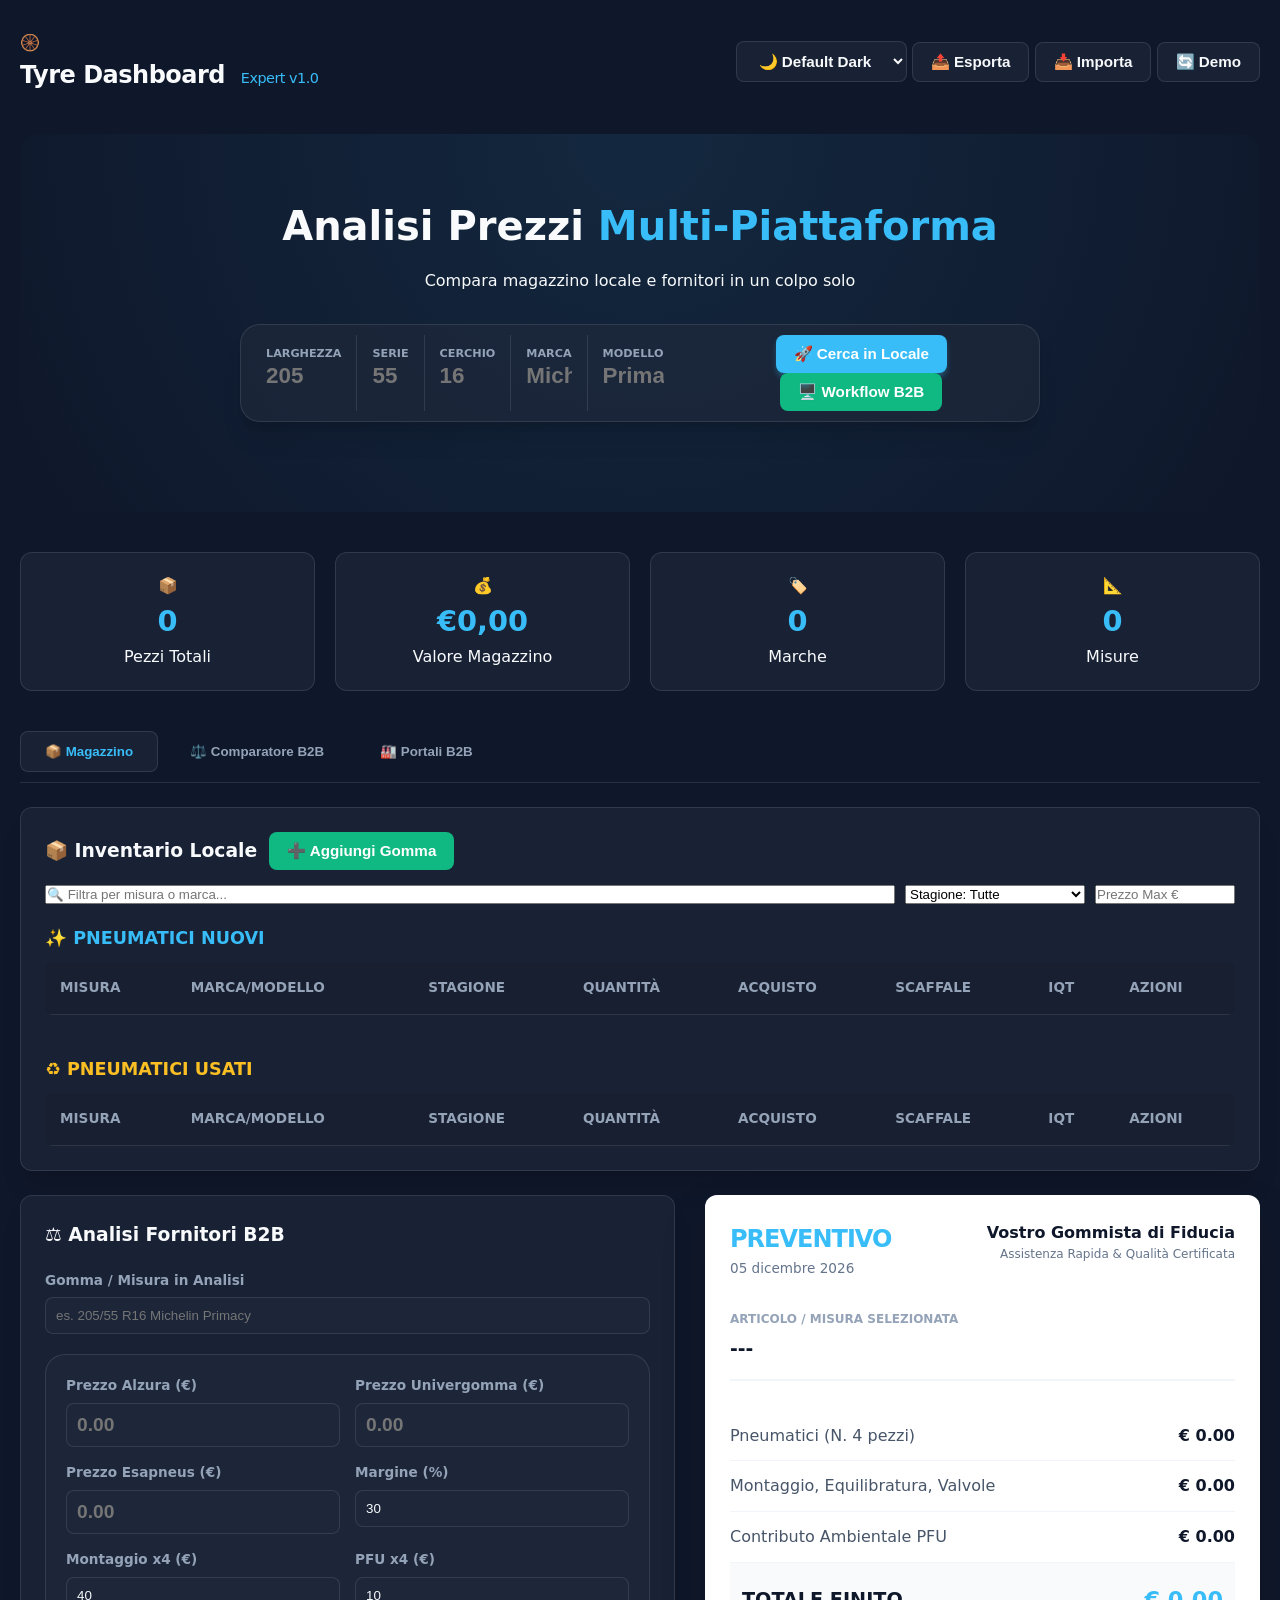
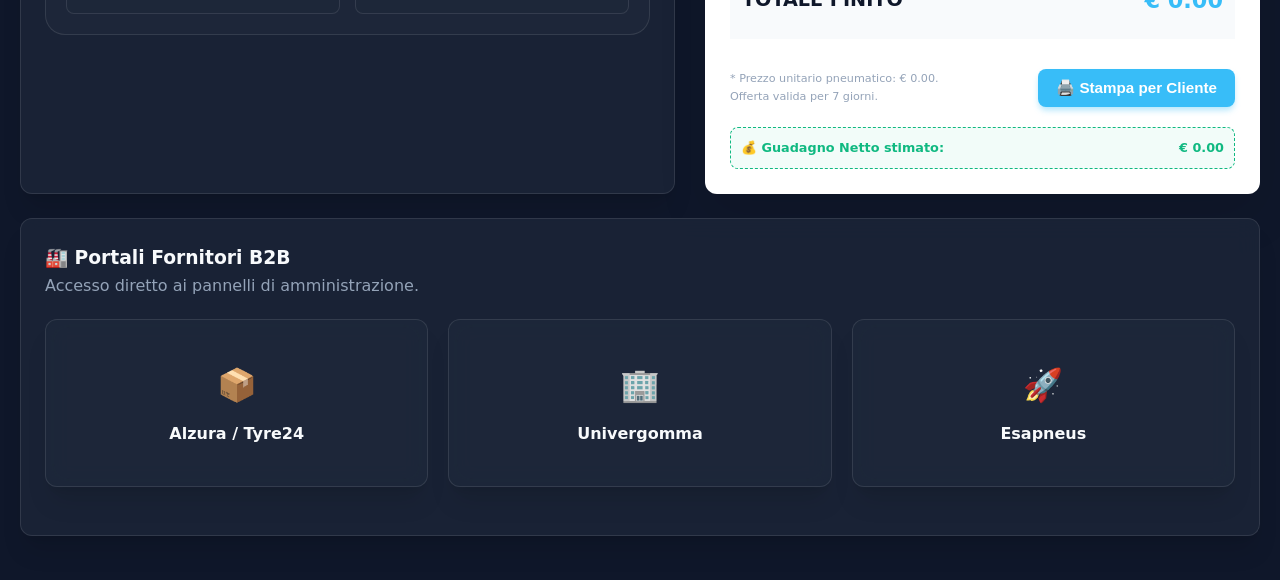
<file: index.html>
<!DOCTYPE html>
<html lang="it">
<head>
  <meta charset="UTF-8">
  <meta name="viewport" content="width=device-width, initial-scale=1.0">
  <meta name="description" content="Tyre Dashboard — Sistema gestionale professionale per gommisti. Ricerca B2B, magazzino e preventivatore.">
  <title>Tyre Dashboard — Gestionale Expert</title>
  <link rel="preconnect" href="https://fonts.googleapis.com">
  <link rel="preconnect" href="https://fonts.gstatic.com" crossorigin>
  <link rel="stylesheet" href="style.css">
  <link rel="icon" href="data:image/svg+xml,<svg xmlns='http://www.w3.org/2000/svg' viewBox='0 0 100 100'><text y='.9em' font-size='90'>🛞</text></svg>">
</head>
<body>
  <div class="app-container">

    <!-- ===== HEADER ===== -->
    <header class="header">
      <div class="header-left">
        <div class="logo-icon">🛞</div>
        <h1>Tyre Dashboard <span>Expert v1.0</span></h1>
      </div>
      <div class="header-actions">
        <select id="theme-selector" class="btn btn-secondary btn-sm" title="Seleziona tema interfaccia">
          <option value="default">🌙 Default Dark</option>
          <option value="light">☀️ Light Mode</option>
          <option value="ocean">🌊 Deep Ocean</option>
          <option value="forest">🌲 Dark Forest</option>
          <option value="cyberpunk">🤖 Cyberpunk</option>
        </select>
        <button class="btn btn-secondary btn-sm" id="btn-export" title="Backup magazzino (JSON)">📤 Esporta</button>
        <button class="btn btn-secondary btn-sm" id="btn-import" title="Carica magazzino da file">📥 Importa</button>
        <button class="btn btn-secondary btn-sm" id="btn-reset-demo" title="Ripristina dati di prova">🔄 Demo</button>
        <input type="file" id="import-file" accept=".json" style="display:none">
      </div>
    </header>

    <!-- ===== RICERCA HERO ===== -->
    <section class="search-hero">
      <h2>Analisi Prezzi <span class="highlight">Multi-Piattaforma</span></h2>
      <p>Compara magazzino locale e fornitori in un colpo solo</p>

      <div class="search-bar-wrapper">
        <div class="search-input-group">
          <div class="search-field">
            <span class="field-label">Larghezza</span>
            <input type="text" id="search-larghezza" placeholder="205" maxlength="3" inputmode="numeric" title="Larghezza battistrada">
          </div>
          <div class="search-field">
            <span class="field-label">Serie</span>
            <input type="text" id="search-serie" placeholder="55" maxlength="2" inputmode="numeric" title="Altezza spalla">
          </div>
          <div class="search-field">
            <span class="field-label">Cerchio</span>
            <input type="text" id="search-cerchio" placeholder="16" maxlength="2" inputmode="numeric" title="Diametro cerchio">
          </div>
          <div class="search-field">
            <span class="field-label">Marca</span>
            <input type="text" id="search-marca" placeholder="Michelin" title="Marca pneumatico">
          </div>
          <div class="search-field">
            <span class="field-label">Modello</span>
            <input type="text" id="search-modello" placeholder="Primacy" title="Modello specifico">
          </div>
        </div>
        <div class="search-actions">
          <button class="btn btn-primary" id="btn-cerca-tutti" title="Verifica disponibilità interna">
            🚀 Cerca in Locale
          </button>
          <button class="btn btn-success" id="btn-workspace" title="Workflow B2B: Apre Alzura, Univergomma ed Esapneus">
            🖥️ Workflow B2B
          </button>
        </div>
      </div>

      <div id="stock-result"></div>
      <div class="site-buttons" id="site-buttons"></div>
    </section>

    <!-- ===== STATS ===== -->
    <div class="stats-grid">
      <div class="stat-card">
        <div class="stat-icon">📦</div>
        <div class="stat-value" id="stat-pezzi">0</div>
        <div class="stat-label">Pezzi Totali</div>
      </div>
      <div class="stat-card">
        <div class="stat-icon">💰</div>
        <div class="stat-value" id="stat-valore">€0</div>
        <div class="stat-label">Valore Magazzino</div>
      </div>
      <div class="stat-card">
        <div class="stat-icon">🏷️</div>
        <div class="stat-value" id="stat-marche">0</div>
        <div class="stat-label">Marche</div>
      </div>
      <div class="stat-card">
        <div class="stat-icon">📐</div>
        <div class="stat-value" id="stat-misure">0</div>
        <div class="stat-label">Misure</div>
      </div>
    </div>

    <!-- ===== TABS ===== -->
    <div class="tabs">
      <button class="tab active" data-tab="magazzino">📦 Magazzino</button>
      <button class="tab" data-tab="comparatore">⚖️ Comparatore B2B</button>
      <button class="tab" data-tab="fornitori">🏭 Portali B2B</button>
    </div>

    <!-- ===== TAB: MAGAZZINO ===== -->
    <div class="tab-content active" id="tab-magazzino">
      <div class="glass-card">
        <div class="table-header filters-container">
          <div style="display:flex; align-items:center; gap:12px;">
             <h3 style="margin:0;">📦 Inventario Locale</h3>
             <button class="btn btn-success btn-sm" id="btn-aggiungi">➕ Aggiungi Gomma</button>
          </div>
          <div class="filters-bar" style="margin-top:15px; display:flex; flex-wrap:wrap; gap:10px;">
            <input type="text" id="filter-misura" class="form-group" style="flex:1; min-width:200px;" placeholder="🔍 Filtra per misura o marca..." oninput="applyFilters()" title="Testo ricerca">
            
            <select id="filter-stagione" class="form-group" style="width:180px;" onchange="applyFilters()" title="Filtra per stagione">
              <option value="">Stagione: Tutte</option>
              <option value="Estiva">Estive ☀️</option>
              <option value="Invernale">Invernali ❄️</option>
              <option value="4 Stagioni">4 Stagioni 🌤️</option>
            </select>
            
            <input type="number" id="filter-prezzo-max" class="form-group" style="width:140px;" placeholder="Prezzo Max €" oninput="applyFilters()" title="Prezzo limite">
          </div>
        </div>

        <div class="section-title-new">✨ PNEUMATICI NUOVI</div>
        <div class="table-wrapper">
          <table class="dashboard-table">
            <thead>
              <tr>
                <th>Misura</th>
                <th>Marca/Modello</th>
                <th>Stagione</th>
                <th>Quantità</th>
                <th>Acquisto</th>
                <th>Scaffale</th>
                <th>IQT</th>
                <th>Azioni</th>
              </tr>
            </thead>
            <tbody id="magazzino-nuove-body"></tbody>
          </table>
        </div>

        <div class="section-title-used">♻️ PNEUMATICI USATI</div>
        <div class="table-wrapper">
          <table class="dashboard-table">
            <thead>
              <tr>
                <th>Misura</th>
                <th>Marca/Modello</th>
                <th>Stagione</th>
                <th>Quantità</th>
                <th>Acquisto</th>
                <th>Scaffale</th>
                <th>IQT</th>
                <th>Azioni</th>
              </tr>
            </thead>
            <tbody id="magazzino-usate-body"></tbody>
          </table>
        </div>
      </div>
    </div>

    <!-- ===== TAB: COMPARATORE B2B ===== -->
    <div class="tab-content" id="tab-comparatore">
      <div class="comparatore-grid">
        <div class="glass-card">
          <h3 style="margin-bottom:20px;">⚖️ Analisi Fornitori B2B</h3>
          <div class="form-group">
             <label>Gomma / Misura in Analisi</label>
             <input type="text" id="comp-gomma" placeholder="es. 205/55 R16 Michelin Primacy" oninput="document.getElementById('print-gomma').textContent = this.value" title="Dettaglio pneumatico">
          </div>
          
          <div class="comp-box" style="margin-top:20px;">
             <div class="form-grid" style="display:grid; grid-template-columns:1fr 1fr; gap:15px;">
               <div class="form-group">
                 <label>Prezzo Alzura (€)</label>
                 <input type="number" id="comp-alzura" class="price-input" placeholder="0.00" step="0.01" oninput="calcolaPreventivo()" title="Costo Alzura">
               </div>
               <div class="form-group">
                 <label>Prezzo Univergomma (€)</label>
                 <input type="number" id="comp-univer" class="price-input" placeholder="0.00" step="0.01" oninput="calcolaPreventivo()" title="Costo Univergomma">
               </div>
               <div class="form-group">
                 <label>Prezzo Esapneus (€)</label>
                 <input type="number" id="comp-esa" class="price-input" placeholder="0.00" step="0.01" oninput="calcolaPreventivo()" title="Costo Esapneus">
               </div>
               <div class="form-group">
                 <label>Margine (%)</label>
                 <input type="number" id="comp-margine" value="30" oninput="calcolaPreventivo()" title="Ricarico desiderato">
               </div>
               <div class="form-group">
                 <label>Montaggio x4 (€)</label>
                 <input type="number" id="comp-montaggio" value="40" oninput="calcolaPreventivo()" title="Prezzo montaggio treno">
               </div>
               <div class="form-group">
                 <label>PFU x4 (€)</label>
                 <input type="number" id="comp-pfu" value="10" oninput="calcolaPreventivo()" title="Smaltimento treno">
               </div>
             </div>
          </div>
          
          <div id="b2b-winner" class="winner-badge" style="display:none; margin-top:20px; padding:15px; border-radius:10px; text-align:center;"></div>
        </div>

        <!-- Preventivo -->
        <div class="glass-card quote-card" id="printable-quote">
           <div class="quote-header">
              <div>
                 <h2 class="quote-title">PREVENTIVO</h2>
                 <p id="print-date" class="quote-date"></p>
              </div>
              <div class="quote-vendor">
                 <h4>Vostro Gommista di Fiducia</h4>
                 <p>Assistenza Rapida & Qualità Certificata</p>
              </div>
           </div>

           <div class="quote-item-details">
              <p class="quote-label">Articolo / Misura Selezionata</p>
              <h3 id="print-gomma">---</h3>
           </div>

           <table class="quote-table">
              <tr class="quote-row">
                 <td class="quote-cell">Pneumatici (N. 4 pezzi)</td>
                 <td class="quote-cell-price" id="print-tot-gomme">€ 0.00</td>
              </tr>
              <tr class="quote-row">
                 <td class="quote-cell">Montaggio, Equilibratura, Valvole</td>
                 <td class="quote-cell-price" id="print-tot-montaggio">€ 0.00</td>
              </tr>
              <tr class="quote-row">
                 <td class="quote-cell">Contributo Ambientale PFU</td>
                 <td class="quote-cell-price" id="print-tot-pfu">€ 0.00</td>
              </tr>
              <tr class="quote-total-row">
                 <td class="quote-total-label">TOTALE FINITO</td>
                 <td class="quote-total-price" id="print-gran-totale">€ 0.00</td>
              </tr>
           </table>

           <div class="quote-footer">
              <p class="quote-notes">
                 * Prezzo unitario pneumatico: <span id="print-unitario">€ 0.00</span>. Offerta valida per 7 giorni.
              </p>
              <button class="btn btn-primary no-print" onclick="stampaPreventivo()" title="Genera stampa del preventivo">🖨️ Stampa per Cliente</button>
           </div>
           
           <div class="no-print margin-info-box">
              <span class="margin-label">💰 Guadagno Netto stimato:</span>
              <span class="margin-value" id="print-margine-netto">€ 0.00</span>
           </div>
        </div>
      </div>
    </div>

    <!-- ===== TAB: FORNITORI B2B ===== -->
    <div class="tab-content" id="tab-fornitori">
      <div class="glass-card">
        <h3>🏭 Portali Fornitori B2B</h3>
        <p style="margin-bottom:20px; color:var(--text-secondary);">Accesso diretto ai pannelli di amministrazione.</p>
        <div class="site-grid" style="display:grid; grid-template-columns:repeat(auto-fit, minmax(250px, 1fr)); gap:20px;">
           <a href="https://tyre24.alzura.com/" target="_blank" rel="noopener" class="glass-card" style="text-decoration:none; text-align:center; padding:40px 20px;">
              <div style="font-size:2rem; margin-bottom:10px;">📦</div>
              <h4 style="color:var(--text-primary);">Alzura / Tyre24</h4>
           </a>
           <a href="https://www.univergomma.it/" target="_blank" rel="noopener" class="glass-card" style="text-decoration:none; text-align:center; padding:40px 20px;">
              <div style="font-size:2rem; margin-bottom:10px;">🏢</div>
              <h4 style="color:var(--text-primary);">Univergomma</h4>
           </a>
           <a href="https://b2b.esapneus.it/" target="_blank" rel="noopener" class="glass-card" style="text-decoration:none; text-align:center; padding:40px 20px;">
              <div style="font-size:2rem; margin-bottom:10px;">🚀</div>
              <h4 style="color:var(--text-primary);">Esapneus</h4>
           </a>
        </div>
      </div>
    </div>

    </div>

  </div>

  </div>

  <!-- MODAL -->
  <div class="modal-overlay" id="modal-overlay">
    <div class="modal">
      <h3 id="modal-title">📦 Gestione Gomma</h3>
      <form id="form-gomma">
        <div class="form-grid" style="display:grid; grid-template-columns:1fr 1fr; gap:15px; margin-top:20px;">
          <div class="form-group"><label>Misura *</label><input type="text" name="misura" required placeholder="205/55 R16" title="Misura gomma"></div>
          <div class="form-group"><label>Marca *</label><input type="text" name="marca" required placeholder="Michelin" title="Marca"></div>
          <div class="form-group"><label>Modello</label><input type="text" name="modello" placeholder="Primacy" title="Modello"></div>
          <div class="form-group"><label>Quantità</label><input type="number" name="quantita" value="4" title="Quantità in stock"></div>
          <div class="form-group"><label>Prezzo Acquisto (€)</label><input type="number" name="prezzo" step="0.01" title="Prezzo di acquisto"></div>
          <div class="form-group"><label>Scaffale</label><input type="text" name="scaffale" title="Posizione logistica"></div>
          <div class="form-group">
            <label>Condizione</label>
            <select name="condizione" title="Nuova o Usata">
              <option value="Nuova">Nuova ✨</option>
              <option value="Usata">Usata ♻️</option>
            </select>
          </div>
          <div class="form-group">
            <label>Stagione</label>
            <select name="stagione" title="Tipologia stagionale">
              <option value="Estiva">Estiva ☀️</option>
              <option value="Invernale">Invernale ❄️</option>
              <option value="4 Stagioni">4 Stagioni 🌤️</option>
            </select>
          </div>
          <input type="hidden" name="bagnato" value="B">
          <input type="hidden" name="consumo" value="B">
          <input type="hidden" name="rumore" value="70">
        </div>
        <div class="form-actions" style="margin-top:25px; display:flex; justify-content:flex-end; gap:10px;">
          <button type="button" class="btn btn-secondary" id="btn-modal-cancel">Chiudi</button>
          <button type="submit" class="btn btn-primary">💾 Salva</button>
        </div>
      </form>
    </div>
  </div>

  <div class="toast-container" id="toast-container"></div>
  <script src="app.js"></script>
</body>
</html>
</file>
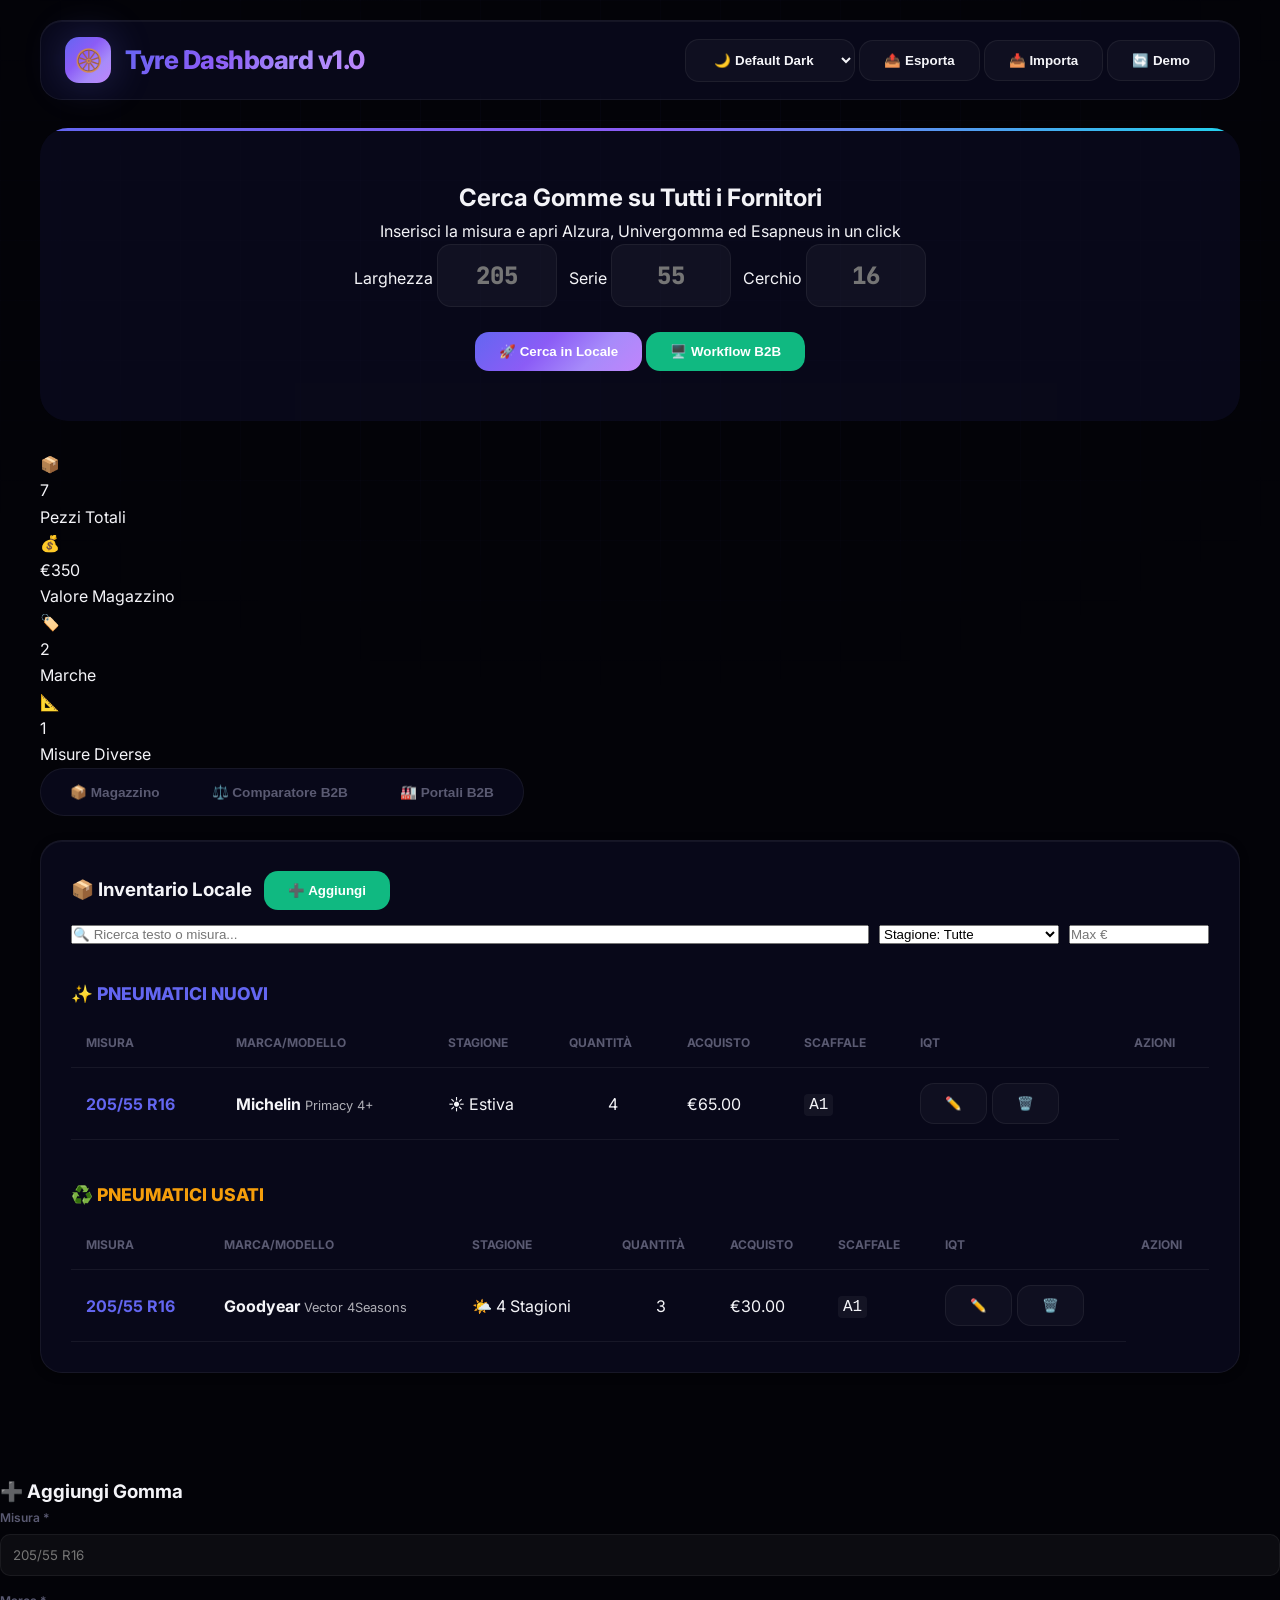
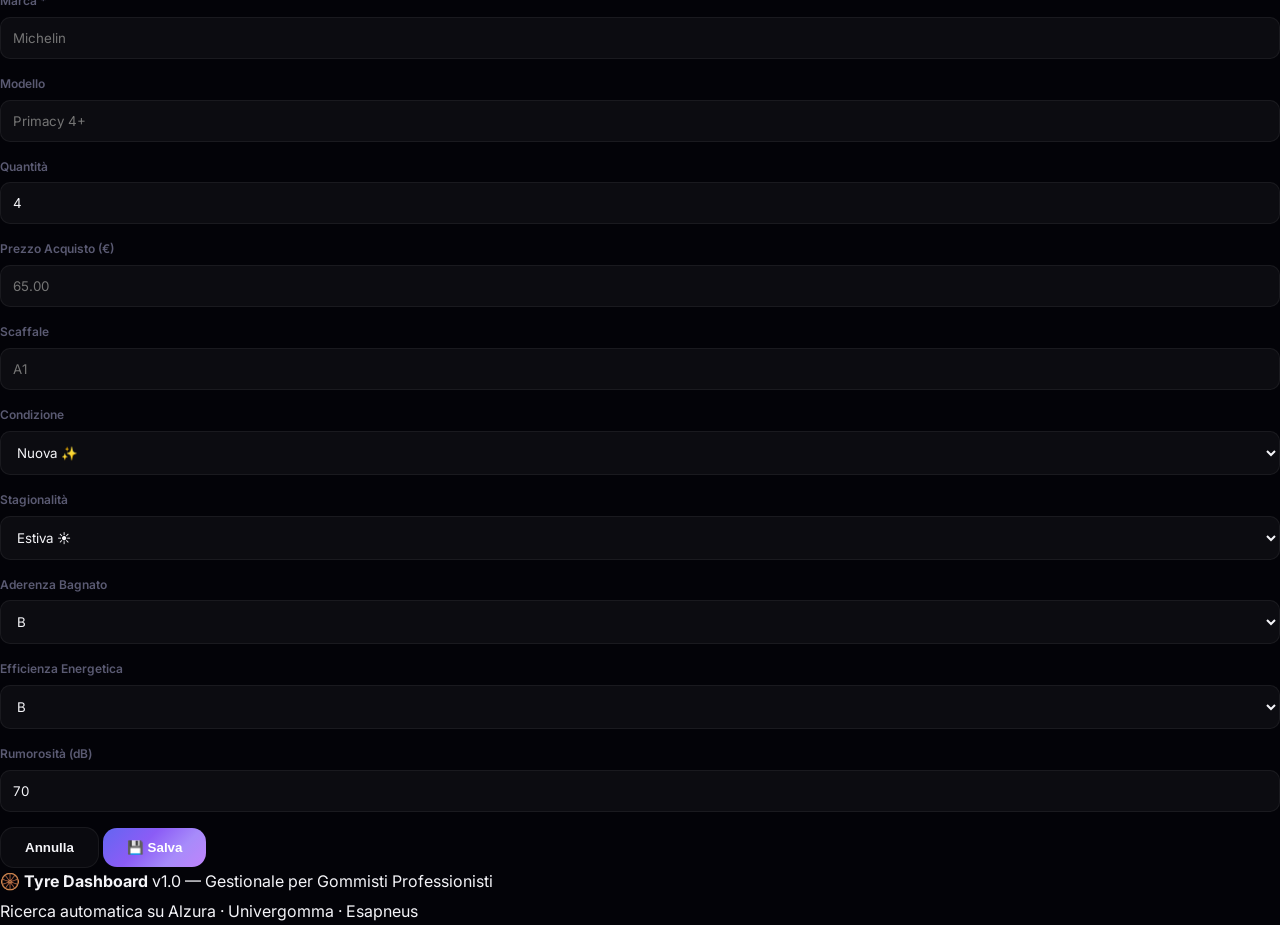
<file: GOMM/MIGLIORIR.html>
<!DOCTYPE html>
<html lang="it">
<head>
  <meta charset="UTF-8">
  <meta name="viewport" content="width=device-width, initial-scale=1.0">
  <meta name="description" content="Tyre Dashboard — Sistema gestionale per gommisti. Ricerca multi-sito, gestione magazzino e comparazione prezzi.">
  <title>Tyre Dashboard — Gestionale Gommista</title>
  <link rel="preconnect" href="https://fonts.googleapis.com">
  <link rel="preconnect" href="https://fonts.gstatic.com" crossorigin>
  <link rel="stylesheet" href="style.css">
  <link rel="icon" href="data:image/svg+xml,<svg xmlns='http://www.w3.org/2000/svg' viewBox='0 0 100 100'><text y='.9em' font-size='90'>🛞</text></svg>">
</head>
<body>
  <div class="app-container">

    <!-- ===== HEADER ===== -->
    <header class="header">
      <div class="header-left">
        <div class="logo-icon">🛞</div>
        <h1>Tyre Dashboard <span>v1.0</span></h1>
      </div>
      <div class="header-actions">
        <select id="theme-selector" class="btn btn-secondary btn-sm" title="Cambia Tema">
          <option value="default">🌙 Default Dark</option>
          <option value="light">☀️ Light Mode</option>
          <option value="ocean">🌊 Deep Ocean</option>
          <option value="forest">🌲 Dark Forest</option>
          <option value="cyberpunk">🤖 Cyberpunk</option>
        </select>
        <button class="btn btn-secondary btn-sm" id="btn-export" title="Esporta magazzino">📤 Esporta</button>
        <button class="btn btn-secondary btn-sm" id="btn-import" title="Importa magazzino">📥 Importa</button>
        <button class="btn btn-secondary btn-sm" id="btn-reset-demo" title="Ripristina dati demo">🔄 Demo</button>
        <input type="file" id="import-file" accept=".json" style="display:none">
      </div>
    </header>

    <!-- ===== RICERCA HERO ===== -->
    <section class="search-hero">
      <h2>Cerca Gomme su <span class="highlight">Tutti i Fornitori</span></h2>
      <p>Inserisci la misura e apri Alzura, Univergomma ed Esapneus in un click</p>

      <div class="search-bar-wrapper">
        <div class="search-input-group">
          <div class="search-field">
            <span class="field-label">Larghezza</span>
            <input type="text" id="search-larghezza" placeholder="205" maxlength="3" inputmode="numeric">
          </div>
          <div class="search-field">
            <span class="field-label">Serie</span>
            <input type="text" id="search-serie" placeholder="55" maxlength="2" inputmode="numeric">
          </div>
          <div class="search-field">
            <span class="field-label">Cerchio</span>
            <input type="text" id="search-cerchio" placeholder="16" maxlength="2" inputmode="numeric">
          </div>
        </div>
        <div class="search-actions">
          <button class="btn btn-primary" id="btn-cerca-tutti" title="Compara magazzino locale e Fornitori">
            🚀 Cerca in Locale
          </button>
          <button class="btn btn-success" id="btn-workspace" title="Apre Alzura, Univergomma ed Esapneus affiancati (pop-up)">
            🖥️ Workflow B2B
          </button>
        </div>
      </div>

      <!-- Risultato magazzino -->
      <div id="stock-result"></div>

      <!-- Bottoni per aprire i siti singolarmente -->
      <div class="site-buttons" id="site-buttons"></div>
    </section>

    <!-- ===== STATS ===== -->
    <div class="stats-grid">
      <div class="stat-card">
        <div class="stat-icon">📦</div>
        <div class="stat-value" id="stat-pezzi">0</div>
        <div class="stat-label">Pezzi Totali</div>
      </div>
      <div class="stat-card">
        <div class="stat-icon">💰</div>
        <div class="stat-value" id="stat-valore">€0</div>
        <div class="stat-label">Valore Magazzino</div>
      </div>
      <div class="stat-card">
        <div class="stat-icon">🏷️</div>
        <div class="stat-value" id="stat-marche">0</div>
        <div class="stat-label">Marche</div>
      </div>
      <div class="stat-card">
        <div class="stat-icon">📐</div>
        <div class="stat-value" id="stat-misure">0</div>
        <div class="stat-label">Misure Diverse</div>
      </div>
    </div>

    <!-- ===== TABS ===== -->
    <div class="tabs">
      <button class="tab" data-tab="magazzino">📦 Magazzino</button>
      <button class="tab" data-tab="comparatore">⚖️ Comparatore B2B</button>
      <button class="tab" data-tab="fornitori">🏭 Portali B2B</button>
    </div>

    <!-- ===== TAB: MAGAZZINO ===== -->
    <div class="tab-content active" id="tab-magazzino">
      <div class="glass-card">
        <div class="table-header filters-container">
          <div style="display:flex; align-items:center; gap:12px;">
             <h3 style="margin:0;">📦 Inventario Locale</h3>
             <button class="btn btn-success btn-sm" id="btn-aggiungi">➕ Aggiungi</button>
          </div>
          <div class="filters-bar" style="margin-top:15px; display:flex; flex-wrap:wrap; gap:10px;">
            <input type="text" id="filter-misura" class="form-group" style="flex:1; min-width:200px;" placeholder="🔍 Ricerca testo o misura..." oninput="applyFilters()">
            
            <select id="filter-stagione" class="form-group" style="width:180px;" onchange="applyFilters()">
              <option value="">Stagione: Tutte</option>
              <option value="Estiva">Estive ☀️</option>
              <option value="Invernale">Invernali ❄️</option>
              <option value="4 Stagioni">4 Stagioni 🌤️</option>
            </select>
            
            <input type="number" id="filter-prezzo-max" class="form-group" style="width:140px;" placeholder="Max €" oninput="applyFilters()">
          </div>
        </div>

        <div class="section-title-new">
          ✨ PNEUMATICI NUOVI
        </div>
        <div class="table-wrapper">
          <table class="dashboard-table">
            <thead>
              <tr>
                <th>Misura</th>
                <th>Marca/Modello</th>
                <th>Stagione</th>
                <th>Quantità</th>
                <th>Acquisto</th>
                <th>Scaffale</th>
                <th>IQT</th>
                <th>Azioni</th>
              </tr>
            </thead>
            <tbody id="magazzino-nuove-body"></tbody>
          </table>
        </div>

        <div class="section-title-used">
          ♻️ PNEUMATICI USATI
        </div>
        <div class="table-wrapper">
          <table class="dashboard-table">
            <thead>
              <tr>
                <th>Misura</th>
                <th>Marca/Modello</th>
                <th>Stagione</th>
                <th>Quantità</th>
                <th>Acquisto</th>
                <th>Scaffale</th>
                <th>IQT</th>
                <th>Azioni</th>
              </tr>
            </thead>
            <tbody id="magazzino-usate-body"></tbody>
          </table>
        </div>
      </div>
    </div>

    <!-- ===== TAB: COMPARATORE B2B ===== -->
    <div class="tab-content" id="tab-comparatore">
      <div class="comparatore-grid">
        <!-- Inserimento Prezzi -->
        <div class="glass-card">
          <h3 style="margin-bottom:20px;">⚖️ Analisi Fornitori B2B</h3>
          <div class="form-group">
             <label>Gomma / Misura in Analisi</label>
             <input type="text" id="comp-gomma" placeholder="es. 205/55 R16 Michelin Primacy" oninput="document.getElementById('print-gomma').textContent = this.value">
          </div>
          
          <div class="comp-box" style="margin-top:20px;">
             <div class="form-grid" style="display:grid; grid-template-columns:1fr 1fr; gap:15px;">
               <div class="form-group">
                 <label>Prezzo Alzura / Tyre24 (€)</label>
                 <input type="number" id="comp-alzura" class="price-input" placeholder="0.00" step="0.01" oninput="calcolaPreventivo()">
               </div>
               <div class="form-group">
                 <label>Prezzo Univergomma (€)</label>
                 <input type="number" id="comp-univer" class="price-input" placeholder="0.00" step="0.01" oninput="calcolaPreventivo()">
               </div>
               <div class="form-group">
                 <label>Prezzo Esapneus (€)</label>
                 <input type="number" id="comp-esa" class="price-input" placeholder="0.00" step="0.01" oninput="calcolaPreventivo()">
               </div>
               <div class="form-group">
                 <label>Margine Vendita (%)</label>
                 <input type="number" id="comp-margine" value="30" title="Percentuale di ricarico sul prezzo di acquisto" oninput="calcolaPreventivo()">
               </div>
               <div class="form-group">
                 <label>Montaggio x4 (€)</label>
                 <input type="number" id="comp-montaggio" value="40" title="Costo montaggio per 4 gomme" oninput="calcolaPreventivo()">
               </div>
               <div class="form-group">
                 <label>Gestione PFU x4 (€)</label>
                 <input type="number" id="comp-pfu" value="10" title="Costo smaltimento PFU per 4 gomme" oninput="calcolaPreventivo()">
               </div>
             </div>
          </div>
          
          <div id="b2b-winner" class="winner-badge" style="display:none; margin-top:20px; padding:15px; border-radius:10px; text-align:center;">
             <!-- Winner info here -->
          </div>
        </div>

        <!-- Anteprima Preventivo -->
        <div class="glass-card quote-card" id="printable-quote">
           <div class="quote-header">
              <div>
                 <h2 class="quote-title">PREVENTIVO</h2>
                 <p id="print-date" class="quote-date"></p>
              </div>
              <div class="quote-vendor">
                 <h4>Vostro Gommista di Fiducia</h4>
                 <p>Assistenza Rapida & Qualità</p>
              </div>
           </div>

           <div class="quote-item-details">
              <p class="quote-label">Articolo / Misura</p>
              <h3 id="print-gomma">---</h3>
           </div>

           <table class="quote-table">
              <tr class="quote-row">
                 <td class="quote-cell">Pneumatici (N. 4 pezzi)</td>
                 <td class="quote-cell-price" id="print-tot-gomme">€ 0.00</td>
              </tr>
              <tr class="quote-row">
                 <td class="quote-cell">Montaggio, Equilibratura, Valvole</td>
                 <td class="quote-cell-price" id="print-tot-montaggio">€ 0.00</td>
              </tr>
              <tr class="quote-row">
                 <td class="quote-cell">Contributo Ambientale PFU</td>
                 <td class="quote-cell-price" id="print-tot-pfu">€ 0.00</td>
              </tr>
              <tr class="quote-total-row">
                 <td class="quote-total-label">TOTALE FINITO</td>
                 <td class="quote-total-price" id="print-gran-totale">€ 0.00</td>
              </tr>
           </table>

           <div class="quote-footer">
              <p class="quote-notes">
                 * Prezzo unitario gomma: <span id="print-unitario">€ 0.00</span>. Offerta valida per 7 giorni o fino a esaurimento scorte.
              </p>
              <button class="btn btn-primary no-print" onclick="stampaPreventivo()" title="Apri finestra di stampa">🖨️ Stampa per Cliente</button>
           </div>
           
           <!-- Riservato: Margine Netto -->
           <div class="no-print margin-info-box">
              <span class="margin-label">💰 Margine Netto stimato:</span>
              <span class="margin-value" id="print-margine-netto">€ 0.00</span>
           </div>
        </div>
      </div>
    </div>

    <!-- ===== TAB: FORNITORI B2B ===== -->
    <div class="tab-content" id="tab-fornitori">
      <div class="glass-card">
        <h3>🏭 Portali Fornitori Rapidi</h3>
        <p style="margin-bottom:20px; color:var(--text-secondary);">Accesso diretto alle piattaforme B2B configurate.</p>
        <div class="site-grid" style="display:grid; grid-template-columns:repeat(auto-fit, minmax(250px, 1fr)); gap:20px;">
           <a href="https://tyre24.alzura.com/" target="_blank" class="glass-card" style="text-decoration:none; text-align:center; padding:40px 20px;">
              <div style="font-size:2rem; margin-bottom:10px;">📦</div>
              <h4 style="color:var(--text-primary);">Alzura / Tyre24</h4>
              <p style="font-size:0.8rem; color:var(--text-muted); margin-top:10px;">Network Europeo Leader</p>
           </a>
           <a href="https://www.univergomma.it/" target="_blank" class="glass-card" style="text-decoration:none; text-align:center; padding:40px 20px;">
              <div style="font-size:2rem; margin-bottom:10px;">🏢</div>
              <h4 style="color:var(--text-primary);">Univergomma</h4>
              <p style="font-size:0.8rem; color:var(--text-muted); margin-top:10px;">Specialista Italiano B2B</p>
           </a>
           <a href="https://b2b.esapneus.it/" target="_blank" class="glass-card" style="text-decoration:none; text-align:center; padding:40px 20px;">
              <div style="font-size:2rem; margin-bottom:10px;">🚀</div>
              <h4 style="color:var(--text-primary);">Esapneus</h4>
              <p style="font-size:0.8rem; color:var(--text-muted); margin-top:10px;">Logistica e Distribuzione</p>
           </a>
        </div>
      </div>
    </div>

    <!-- ===== TAB: IQT CALCULATOR ===== -->
    <div class="tab-content" id="tab-iqt">
      <div class="content-grid">
        <div class="glass-card">
          <div class="card-title"><span class="icon">📊</span> Calcolatore IQT (Indice Qualità Tecnica)</div>
          <p style="color:var(--text-secondary);font-size:0.9rem;margin-bottom:20px;">
            Inserisci i dati dell'etichetta europea per calcolare il punteggio qualità della gomma.
          </p>
          <div class="iqt-form">
            <div class="form-grid">
              <div class="form-group">
                <label>Aderenza sul Bagnato</label>
                <select id="iqt-bagnato">
                  <option value="A">A — Eccellente</option>
                  <option value="B" selected>B — Buona</option>
                  <option value="C">C — Sufficiente</option>
                  <option value="D">D — Scarsa</option>
                  <option value="E">E — Insufficiente</option>
                </select>
              </div>
              <div class="form-group">
                <label>Efficienza Energetica</label>
                <select id="iqt-consumo">
                  <option value="A">A — Eccellente</option>
                  <option value="B" selected>B — Buona</option>
                  <option value="C">C — Sufficiente</option>
                  <option value="D">D — Scarsa</option>
                  <option value="E">E — Insufficiente</option>
                </select>
              </div>
              <div class="form-group full-width">
                <label>Rumorosità (dB)</label>
                <input type="number" id="iqt-rumore" value="70" min="60" max="80" step="1">
              </div>
            </div>
            <div style="margin-top:16px;">
              <button class="btn btn-primary" id="btn-calcola-iqt">📊 Calcola Punteggio</button>
            </div>
          </div>
          <div id="iqt-result"></div>
        </div>

        <div class="glass-card">
          <div class="card-title"><span class="icon">📖</span> Guida al Punteggio</div>
          <div style="color:var(--text-secondary);font-size:0.88rem;line-height:1.8;">
            <p><strong>Come funziona l'IQT:</strong></p>
            <br>
            <p>🔵 <strong>Aderenza Bagnato</strong> (max 5pt)</p>
            <p style="padding-left:20px;">A = 5pt | B = 4pt | C = 3pt | D = 2pt | E = 1pt</p>
            <br>
            <p>🟢 <strong>Efficienza Energetica</strong> (max 3pt)</p>
            <p style="padding-left:20px;">A = 3pt | B = 2pt | C = 1pt | D-E = 0pt</p>
            <br>
            <p>🔴 <strong>Rumorosità</strong> (max 3pt)</p>
            <p style="padding-left:20px;">≤68dB = 3pt | 69-70dB = 2pt | 71-72dB = 1pt | >72dB = 0pt</p>
            <br>
            <div style="margin-top:12px;padding:16px;background:var(--bg-glass);border-radius:var(--radius-sm);border:1px solid var(--border-glass);">
              <p>🏆 <strong>8-10:</strong> Gomma premium</p>
              <p>👍 <strong>5-7:</strong> Buon rapporto qualità/prezzo</p>
              <p>⚠️ <strong>3-4:</strong> Valuta alternative</p>
              <p>❌ <strong>0-2:</strong> Prestazioni insufficienti</p>
            </div>
            <br>
            <p style="color:var(--text-muted);font-size:0.82rem;">
              💡 <em>Regola: Se una gomma costa il 10% in meno ma ha un IQT inferiore di 3 punti, scartala.</em>
            </p>
          </div>
        </div>
      </div>
    </div>

  </div>

  <!-- ===== MODAL: Aggiungi/Modifica Gomma ===== -->
  <div class="modal-overlay" id="modal-overlay">
    <div class="modal">
      <h3 id="modal-title">➕ Aggiungi Gomma</h3>
      <form id="form-gomma">
        <div class="form-grid">
          <div class="form-group">
            <label>Misura *</label>
            <input type="text" name="misura" placeholder="205/55 R16" required>
          </div>
          <div class="form-group">
            <label>Marca *</label>
            <input type="text" name="marca" placeholder="Michelin" required>
          </div>
          <div class="form-group">
            <label>Modello</label>
            <input type="text" name="modello" placeholder="Primacy 4+">
          </div>
          <div class="form-group">
            <label>Quantità</label>
            <input type="number" name="quantita" placeholder="4" min="0" value="4">
          </div>
          <div class="form-group">
            <label>Prezzo Acquisto (€)</label>
            <input type="number" name="prezzo" placeholder="65.00" min="0" step="0.01">
          </div>
          <div class="form-group">
            <label>Scaffale</label>
            <input type="text" name="scaffale" placeholder="A1" maxlength="5">
          </div>
          <div class="form-group">
            <label>Condizione</label>
            <select name="condizione">
              <option value="Nuova" selected>Nuova ✨</option>
              <option value="Usata">Usata ♻️</option>
            </select>
          </div>
          <div class="form-group">
            <label>Stagionalità</label>
            <select name="stagione">
              <option value="Estiva" selected>Estiva ☀️</option>
              <option value="Invernale">Invernale ❄️</option>
              <option value="4 Stagioni">4 Stagioni 🌤️</option>
            </select>
          </div>
          <div class="form-group">
            <label>Aderenza Bagnato</label>
            <select name="bagnato">
              <option value="A">A</option>
              <option value="B" selected>B</option>
              <option value="C">C</option>
              <option value="D">D</option>
              <option value="E">E</option>
            </select>
          </div>
          <div class="form-group">
            <label>Efficienza Energetica</label>
            <select name="consumo">
              <option value="A">A</option>
              <option value="B" selected>B</option>
              <option value="C">C</option>
              <option value="D">D</option>
              <option value="E">E</option>
            </select>
          </div>
          <div class="form-group full-width">
            <label>Rumorosità (dB)</label>
            <input type="number" name="rumore" value="70" min="60" max="80" step="1">
          </div>
        </div>
        <div class="form-actions">
          <button type="button" class="btn btn-secondary" id="btn-modal-cancel">Annulla</button>
          <button type="submit" class="btn btn-primary">💾 Salva</button>
        </div>
      </form>
    </div>
  </div>

  <!-- Footer -->
  <footer class="footer">
    <p>🛞 <strong>Tyre Dashboard</strong> v1.0 — Gestionale per Gommisti Professionisti</p>
    <p style="margin-top:4px;">Ricerca automatica su Alzura · Univergomma · Esapneus</p>
  </footer>

  </div>

  <!-- Toast Container -->
  <div class="toast-container" id="toast-container"></div>

  <script src="app.js"></script>
</body>
</html>
</file>
<file: style.css>
/* ==========================================================================
   DESIGN SYSTEM TYRE DASHBOARD - EXPERT EDITION
   ========================================================================== */

:root {
  /* Default: Dark Glassmorphism */
  --bg-app: #0f172a;
  --bg-glass: rgba(30, 41, 59, 0.7);
  --border-glass: rgba(255, 255, 255, 0.1);
  --text-primary: #f8fafc;
  --text-secondary: #94a3b8;
  --accent-1: #38bdf8;
  --accent-2: #818cf8;
  --accent-cyan: #22d3ee;
  --success: #10b981;
  --success-bg: rgba(16, 185, 129, 0.1);
  --success-border: rgba(16, 185, 129, 0.2);
  --warning: #fbbf24;
  --danger: #f43f5e;
  --radius-sm: 8px;
  --radius-md: 12px;
  --radius-lg: 20px;
  --font-main: 'Inter', system-ui, -apple-system, sans-serif;
  --shadow-lg: 0 20px 25px -5px rgba(0, 0, 0, 0.1), 0 8px 10px -6px rgba(0, 0, 0, 0.1);
}

/* THEMES */
[data-theme="light"] {
  --bg-app: #f1f5f9;
  --bg-glass: rgba(255, 255, 255, 0.8);
  --border-glass: rgba(0, 0, 0, 0.05);
  --text-primary: #0f172a;
  --text-secondary: #475569;
  --accent-1: #2563eb;
  --shadow-lg: 0 10px 15px -3px rgba(0, 0, 0, 0.1);
}

[data-theme="ocean"] {
  --bg-app: #082f49;
  --bg-glass: rgba(12, 74, 110, 0.8);
  --accent-1: #0ea5e9;
  --accent-2: #38bdf8;
}

[data-theme="forest"] {
  --bg-app: #064e3b;
  --bg-glass: rgba(6, 78, 59, 0.8);
  --accent-1: #10b981;
  --accent-2: #34d399;
}

[data-theme="cyberpunk"] {
  --bg-app: #1a1a2e;
  --bg-glass: rgba(22, 33, 62, 0.9);
  --border-glass: #00fff5;
  --accent-1: #e94560;
  --accent-2: #0f3460;
  --accent-cyan: #00fff5;
}

/* ============================================
   RESET & BASE
   ============================================ */
* { margin: 0; padding: 0; box-sizing: border-box; }
body {
  font-family: var(--font-main);
  background-color: var(--bg-app);
  color: var(--text-primary);
  line-height: 1.6;
  min-height: 100vh;
  transition: background-color 0.4s ease;
  overflow-x: hidden;
}

.app-container {
  max-width: 1400px;
  margin: 0 auto;
  padding: 20px;
}

/* ============================================
   ANIMATIONS
   ============================================ */
@keyframes entranceSlide {
  from { opacity: 0; transform: translateY(10px); }
  to { opacity: 1; transform: translateY(0); }
}

@keyframes pulseBorder {
  0% { box-shadow: 0 0 0 0 rgba(56, 189, 248, 0.4); }
  70% { box-shadow: 0 0 0 10px rgba(56, 189, 248, 0); }
  100% { box-shadow: 0 0 0 0 rgba(56, 189, 248, 0); }
}

/* ============================================
   UI COMPONENTS
   ============================================ */
.glass-card {
  background: var(--bg-glass);
  backdrop-filter: blur(12px);
  -webkit-backdrop-filter: blur(12px);
  border: 1px solid var(--border-glass);
  border-radius: var(--radius-md);
  padding: 24px;
  box-shadow: var(--shadow-lg);
  margin-bottom: 24px;
  animation: entranceSlide 0.5s ease both;
}

.btn {
  display: inline-flex;
  align-items: center;
  gap: 8px;
  padding: 10px 18px;
  border-radius: var(--radius-sm);
  font-weight: 600;
  cursor: pointer;
  border: none;
  transition: all 0.2s cubic-bezier(0.4, 0, 0.2, 1);
  font-size: 0.95rem;
  white-space: nowrap;
}

.btn:hover { transform: translateY(-2px); opacity: 0.95; }
.btn:active { transform: translateY(0); }

.btn-primary { background: var(--accent-1); color: white; box-shadow: 0 4px 6px -1px rgba(56, 189, 248, 0.4); }
.btn-success { background: var(--success); color: white; }
.btn-secondary { background: var(--bg-glass); color: var(--text-primary); border: 1px solid var(--border-glass); }

/* ============================================
   COMPARATORE & PREVENTIVO STYLES
   ============================================ */
.comparatore-grid {
  display: grid;
  grid-template-columns: 1fr 1.2fr;
  gap: 30px;
}

@media (max-width: 1100px) {
  .comparatore-grid { grid-template-columns: 1fr; }
}

.comp-box {
  padding: 20px;
  background: rgba(255,255,255,0.02);
  border-radius: var(--radius-lg);
  border: 1px solid var(--border-glass);
}

.price-input {
  font-size: 1.2rem !important;
  font-weight: 700 !important;
  color: var(--accent-cyan) !important;
}

.winner-badge {
  background: var(--success-bg);
  border: 1px solid var(--success-border);
  color: var(--success);
  animation: entranceSlide 0.4s ease both;
}

/* Quote Card (Preventivo) */
.quote-card {
  background: white !important;
  color: #1e293b !important;
  box-shadow: 0 20px 50px rgba(0,0,0,0.1) !important;
}

[data-theme="light"] .quote-card {
  border: 1px solid #e2e8f0;
}

.quote-header {
  display: flex;
  justify-content: space-between;
  align-items: flex-start;
  margin-bottom: 30px;
}

.quote-title {
  color: var(--accent-1) !important;
  margin: 0;
  font-weight: 900;
  letter-spacing: -1px;
}

.quote-date {
  font-size: 0.85rem;
  color: #64748b;
}

.quote-vendor {
  text-align: right;
}

.quote-vendor h4 { margin: 0; color: #0f172a; }
.quote-vendor p { font-size: 0.75rem; color: #64748b; }

.quote-item-details {
  margin-bottom: 30px;
  padding-bottom: 15px;
  border-bottom: 2px solid #f1f5f9;
}

.quote-label {
  font-size: 0.75rem;
  text-transform: uppercase;
  color: #94a3b8;
  font-weight: 700;
  margin-bottom: 5px;
}

#print-gomma { margin: 0; color: #0f172a; font-weight: 800; }

.quote-table {
  width: 100%;
  border-collapse: collapse;
  margin-bottom: 30px;
}

.quote-row {
  border-bottom: 1px solid #f1f5f9;
}

.quote-cell {
  padding: 12px 0;
  color: #475569;
}

.quote-cell-price {
  padding: 12px 0;
  text-align: right;
  font-weight: 600;
  color: #0f172a;
}

.quote-total-row {
  background: #f8fafc;
}

.quote-total-label {
  padding: 20px 12px;
  font-weight: 800;
  font-size: 1.2rem;
  color: #0f172a;
}

.quote-total-price {
  padding: 20px 12px;
  text-align: right;
  font-weight: 900;
  font-size: 1.4rem;
  color: var(--accent-1) !important;
}

.quote-footer {
  display: flex;
  justify-content: space-between;
  align-items: center;
  gap: 20px;
}

.quote-notes {
  font-size: 0.7rem;
  color: #94a3b8;
  max-width: 250px;
}

.margin-info-box {
  margin-top: 20px;
  padding: 10px;
  background: rgba(16,185,129,0.05);
  border: 1px dashed var(--success);
  border-radius: 8px;
  display: flex;
  justify-content: space-between;
}

.margin-label {
  font-size: 0.8rem;
  color: var(--success);
  font-weight: 600;
}

.margin-value {
  font-size: 0.8rem;
  color: var(--success);
  font-weight: 700;
}

/* Section Titles */
.section-title-new {
  margin-top: 20px;
  margin-bottom: 10px;
  font-weight: 800;
  font-size: 1.1rem;
  color: var(--accent-1);
  text-transform: uppercase;
}

.section-title-used {
  margin-top: 40px;
  margin-bottom: 10px;
  font-weight: 800;
  font-size: 1.1rem;
  color: var(--warning);
  text-transform: uppercase;
}

/* ============================================
   DASHBOARD SPECIFIC
   ============================================ */
.header {
  display: flex;
  justify-content: space-between;
  align-items: center;
  margin-bottom: 30px;
  padding: 10px 0;
}

.header h1 { font-size: 1.5rem; letter-spacing: -0.5px; }
.header h1 span { color: var(--accent-1); font-weight: 400; font-size: 0.9rem; margin-left: 8px; }

.search-hero {
  text-align: center;
  padding: 60px 20px;
  background: radial-gradient(circle at top, rgba(56, 189, 248, 0.1), transparent);
  border-radius: var(--radius-lg);
  margin-bottom: 40px;
}

.search-hero h2 { font-size: 2.5rem; margin-bottom: 10px; color: var(--text-primary); }
.highlight { color: var(--accent-1); }

.search-bar-wrapper {
  background: var(--bg-glass);
  padding: 10px;
  border-radius: var(--radius-lg);
  display: flex;
  gap: 15px;
  max-width: 800px;
  margin: 30px auto;
  border: 1px solid var(--border-glass);
  box-shadow: var(--shadow-lg);
}

.search-input-group { display: flex; flex: 1; }
.search-field { flex: 1; padding: 10px 15px; display: flex; flex-direction: column; align-items: flex-start; border-right: 1px solid var(--border-glass); }
.search-field:last-child { border-right: none; }
.field-label { font-size: 0.7rem; text-transform: uppercase; color: var(--text-secondary); font-weight: 700; }
.search-field input { background: transparent; border: none; font-size: 1.4rem; color: var(--accent-1); width: 100%; font-weight: 800; }
.search-field input:focus { outline: none; }

.stats-grid { display: grid; grid-template-columns: repeat(auto-fit, minmax(200px, 1fr)); gap: 20px; margin-bottom: 40px; }
.stat-card { background: var(--bg-glass); border: 1px solid var(--border-glass); border-radius: var(--radius-md); padding: 20px; text-align: center; }
.stat-value { font-size: 1.8rem; font-weight: 800; color: var(--accent-1); }

.tabs { display: flex; gap: 8px; margin-bottom: 24px; border-bottom: 1px solid var(--border-glass); padding-bottom: 10px; }
.tab { padding: 12px 24px; background: transparent; border: none; color: var(--text-secondary); cursor: pointer; font-weight: 600; border-radius: var(--radius-sm); }
.tab.active { background: var(--bg-glass); color: var(--accent-1); border: 1px solid var(--border-glass); }

.table-wrapper { overflow-x: auto; background: rgba(0,0,0,0.1); border-radius: var(--radius-sm); }
.dashboard-table { width: 100%; border-collapse: collapse; text-align: left; }
.dashboard-table th { padding: 15px; color: var(--text-secondary); font-weight: 600; font-size: 0.85rem; text-transform: uppercase; border-bottom: 1px solid var(--border-glass); }
.dashboard-table td { padding: 15px; border-bottom: 1px solid rgba(255,255,255,0.02); }
.dashboard-table tr:hover { background: rgba(255,255,255,0.02); }

/* BADGES */
.badge { padding: 4px 10px; border-radius: 6px; font-size: 0.75rem; font-weight: 700; white-space: nowrap; }
.badge-iqt-A { background: #059669; color: white; }
.badge-iqt-B { background: #10b981; color: white; }
.badge-iqt-C { background: #f59e0b; color: white; }
.badge-iqt-D { background: #ef4444; color: white; }

/* MODAL */
.modal-overlay { position: fixed; inset: 0; background: rgba(0,0,0,0.8); backdrop-filter: blur(8px); display: none; align-items: center; justify-content: center; z-index: 1000; padding: 20px; }
.modal-overlay.active { display: flex; }
.modal { background: var(--bg-app); border: 1px solid var(--border-glass); border-radius: var(--radius-lg); max-width: 600px; width: 100%; padding: 30px; border-top: 4px solid var(--accent-1); }

.form-group { display: flex; flex-direction: column; gap: 6px; }
.form-group label { font-size: 0.85rem; color: var(--text-secondary); font-weight: 600; }
.form-group input, .form-group select { background: var(--bg-glass); border: 1px solid var(--border-glass); border-radius: var(--radius-sm); padding: 10px; color: var(--text-primary); }

/* TOAST */
.toast-container { position: fixed; bottom: 20px; right: 20px; z-index: 2000; }
.toast { background: var(--bg-glass); border-left: 4px solid var(--accent-1); border-radius: 8px; padding: 15px 25px; margin-bottom: 10px; box-shadow: 0 10px 15px -3px rgba(0,0,0,0.2); animation: entranceSlide 0.3s ease; }

/* STAMPA */
@media print {
  body { background: white !important; color: black !important; }
  .no-print, .header, .search-hero, .stats-grid, .tabs, .tab-content:not(.active), .site-buttons, .table-header, .table-wrapper { display: none !important; }
  .tab-content#tab-comparatore { display: block !important; }
  .comparatore-grid { display: block !important; }
  .glass-card:not(.quote-card) { display: none !important; }
  .quote-card {
     position: absolute; top: 0; left: 0; width: 100% !important; border: none !important; box-shadow: none !important; padding: 0 !important;
  }
}

/* ============================================
   MOBILE RESPONSIVENESS (SMARTPHONE)
   ============================================ */
@media (max-width: 768px) {
  .app-container { padding: 10px; }
  
  .header { 
    flex-direction: column; 
    text-align: center; 
    gap: 15px;
  }
  
  .search-hero { padding: 40px 15px; }
  .search-hero h2 { font-size: 1.8rem; }
  
  .search-bar-wrapper {
    flex-direction: column;
    padding: 15px;
    border-radius: var(--radius-md);
  }
  
  .search-field {
    border-right: none;
    border-bottom: 1px solid var(--border-glass);
    padding: 10px 0;
    width: 100%;
  }
  
  .search-field:last-child { border-bottom: none; }
  .search-field input { font-size: 1.1rem; }
  
  .tabs {
    overflow-x: auto;
    padding-bottom: 5px;
    -webkit-overflow-scrolling: touch;
  }
  
  .tab {
    padding: 8px 16px;
    font-size: 0.85rem;
    flex-shrink: 0;
  }
  
  .stats-grid {
    grid-template-columns: 1fr 1fr;
    gap: 10px;
  }
  
  .stat-card { padding: 15px; }
  .stat-value { font-size: 1.4rem; }
  
  .comparatore-grid { gap: 15px; }
  
  .modal {
    padding: 20px;
    width: 95%;
    margin: 10px;
  }
  
  .btn {
    width: 100%;
    justify-content: center;
  }
  
  .header .btn { width: auto; }
}
</file>
<file: GOMM/style.css>
/* ============================================
   TYRE DASHBOARD — Ultra-Premium Design System
   Configurato per: MODULO PREVENTIVI & COMPARATORE B2B
   ============================================ */

@import url('https://fonts.googleapis.com/css2?family=Inter:wght@300;400;500;600;700;800;900&family=JetBrains+Mono:wght@500;700&display=swap');

/* --- CSS Variables --- */
:root {
  --bg-primary: #030308;
  --bg-secondary: #08081a;
  --bg-tertiary: #0c0c22;
  --bg-card: rgba(12, 12, 34, 0.7);
  --bg-card-solid: #0e0e28;
  --bg-glass: rgba(255, 255, 255, 0.03);
  --bg-glass-hover: rgba(255, 255, 255, 0.07);
  --bg-input: rgba(255, 255, 255, 0.04);
  --border-glass: rgba(255, 255, 255, 0.06);
  --border-glass-hover: rgba(255, 255, 255, 0.14);
  --border-accent: rgba(99, 102, 241, 0.3);

  --accent-1: #6366f1;
  --accent-2: #8b5cf6;
  --accent-3: #a78bfa;
  --accent-4: #c084fc;
  --accent-cyan: #22d3ee;
  --accent-rose: #f43f5e;
  --accent-gradient: linear-gradient(135deg, #6366f1 0%, #8b5cf6 40%, #a78bfa 70%, #c084fc 100%);
  --accent-gradient-wide: linear-gradient(90deg, #6366f1, #8b5cf6, #22d3ee, #a78bfa, #6366f1);
  --accent-glow: rgba(99, 102, 241, 0.3);
  --accent-glow-lg: rgba(99, 102, 241, 0.15);

  --success: #10b981;
  --success-light: #34d399;
  --success-bg: rgba(16, 185, 129, 0.12);
  --success-border: rgba(16, 185, 129, 0.25);
  --warning: #f59e0b;
  --warning-bg: rgba(245, 158, 11, 0.12);
  --warning-border: rgba(245, 158, 11, 0.25);
  --danger: #ef4444;
  --danger-bg: rgba(239, 68, 68, 0.12);
  --danger-border: rgba(239, 68, 68, 0.25);
  --info: #3b82f6;
  --info-bg: rgba(59, 130, 246, 0.12);
  --info-border: rgba(59, 130, 246, 0.25);

  --text-primary: #f4f4f8;
  --text-secondary: #a1a1b5;
  --text-muted: #5a5a72;
  --text-accent: #c4b5fd;

  --radius-sm: 10px;
  --radius-md: 14px;
  --radius-lg: 18px;
  --radius-xl: 22px;
  --radius-2xl: 28px;
  --radius-pill: 100px;

  --shadow-sm: 0 2px 8px rgba(0,0,0,0.4);
  --shadow-md: 0 8px 32px rgba(0,0,0,0.5);
  --shadow-lg: 0 16px 64px rgba(0,0,0,0.6);
  --shadow-glow: 0 0 40px var(--accent-glow);
  --shadow-glow-sm: 0 0 20px var(--accent-glow);
  --shadow-inset: inset 0 1px 0 rgba(255,255,255,0.05);

  --transition-fast: 0.15s cubic-bezier(0.4, 0, 0.2, 1);
  --transition-normal: 0.3s cubic-bezier(0.4, 0, 0.2, 1);
  --transition-slow: 0.5s cubic-bezier(0.4, 0, 0.2, 1);
  --transition-spring: 0.5s cubic-bezier(0.34, 1.56, 0.64, 1);
}

/* --- Temi Aggiuntivi --- */
[data-theme="light"] {
  --bg-primary: #f8fafc;
  --bg-secondary: #ffffff;
  --bg-tertiary: #f1f5f9;
  --bg-card: rgba(255, 255, 255, 0.85);
  --bg-card-solid: #ffffff;
  --bg-glass: rgba(0, 0, 0, 0.02);
  --bg-glass-hover: rgba(0, 0, 0, 0.05);
  --bg-input: rgba(0, 0, 0, 0.03);
  --border-glass: rgba(0, 0, 0, 0.08);
  --border-glass-hover: rgba(0, 0, 0, 0.15);
  --border-accent: rgba(99, 102, 241, 0.3);

  --accent-1: #4f46e5;
  --accent-2: #7c3aed;
  --accent-3: #8b5cf6;
  --accent-4: #a855f7;
  --accent-cyan: #0891b2;
  --accent-rose: #e11d48;
  
  --text-primary: #0f172a;
  --text-secondary: #475569;
  --text-muted: #64748b;
  --text-accent: #6d28d9;
  
  --shadow-sm: 0 2px 8px rgba(0,0,0,0.05);
  --shadow-md: 0 8px 32px rgba(0,0,0,0.08);
  --shadow-lg: 0 16px 64px rgba(0,0,0,0.12);
  --shadow-glow: 0 0 40px rgba(99, 102, 241, 0.15);
  --shadow-glow-sm: 0 0 20px rgba(99, 102, 241, 0.1);
  --shadow-inset: inset 0 1px 0 rgba(255,255,255,0.8);
}

[data-theme="ocean"] {
  --bg-primary: #001220;
  --bg-secondary: #001f35;
  --bg-tertiary: #002b4a;
  --bg-card: rgba(0, 31, 53, 0.7);
  --bg-card-solid: #001f35;
  --bg-glass: rgba(255, 255, 255, 0.04);
  
  --accent-1: #0ea5e9;
  --accent-2: #3b82f6;
  --accent-3: #2dd4bf;
  --accent-4: #06b6d4;
  --accent-gradient: linear-gradient(135deg, #0ea5e9 0%, #3b82f6 40%, #2dd4bf 70%, #06b6d4 100%);
  --accent-glow: rgba(14, 165, 233, 0.3);
}

[data-theme="forest"] {
  --bg-primary: #0a1410;
  --bg-secondary: #0f2018;
  --bg-tertiary: #142e22;
  --bg-card: rgba(15, 32, 24, 0.7);
  --bg-card-solid: #0f2018;
  --bg-glass: rgba(255, 255, 255, 0.03);
  
  --accent-1: #10b981;
  --accent-2: #059669;
  --accent-3: #34d399;
  --accent-4: #6ee7b7;
  --accent-gradient: linear-gradient(135deg, #10b981 0%, #059669 40%, #34d399 70%, #6ee7b7 100%);
  --accent-glow: rgba(16, 185, 129, 0.3);
}

[data-theme="cyberpunk"] {
  --bg-primary: #050014;
  --bg-secondary: #12002b;
  --bg-tertiary: #1f004d;
  --bg-card: rgba(18, 0, 43, 0.7);
  --bg-card-solid: #12002b;
  --text-primary: #e0d4f5;
  
  --accent-1: #f000ff;
  --accent-2: #00e5ff;
  --accent-3: #ff0055;
  --accent-4: #fce803;
  --accent-gradient: linear-gradient(135deg, #f000ff 0%, #00e5ff 40%, #ff0055 70%, #fce803 100%);
  --accent-glow: rgba(240, 0, 255, 0.4);
  
  --success: #00ff00;
  --success-light: #66ff66;
  --warning: #ffaa00;
  --danger: #ff0044;
}

/* --- Reset & Base --- */
*, *::before, *::after {
  box-sizing: border-box;
  margin: 0;
  padding: 0;
}

html {
  scroll-behavior: smooth;
  font-size: 16px;
}

body {
  font-family: 'Inter', -apple-system, BlinkMacSystemFont, sans-serif;
  background: var(--bg-primary);
  color: var(--text-primary);
  line-height: 1.65;
  min-height: 100vh;
  -webkit-font-smoothing: antialiased;
  -moz-osx-font-smoothing: grayscale;
  overflow-x: hidden;
}

/* --- Animated Grid Background --- */
body::before {
  content: '';
  position: fixed;
  inset: 0;
  background:
    linear-gradient(rgba(99,102,241,0.03) 1px, transparent 1px),
    linear-gradient(90deg, rgba(99,102,241,0.03) 1px, transparent 1px);
  background-size: 60px 60px;
  -webkit-mask-image: radial-gradient(ellipse 80% 60% at 50% 30%, black 30%, transparent 80%);
  mask-image: radial-gradient(ellipse 80% 60% at 50% 30%, black 30%, transparent 80%);
  z-index: 0;
  pointer-events: none;
}

/* --- Layout --- */
.app-container {
  position: relative;
  z-index: 1;
  max-width: 1440px;
  margin: 0 auto;
  padding: 20px 40px 80px;
}

/* --- Entrance Animations --- */
@keyframes entranceSlide {
  from { transform: translateY(24px); opacity: 0; }
  to   { transform: translateY(0); opacity: 1; }
}
.header, .search-hero, .stats-grid, .tabs, .tab-content {
  animation: entranceSlide 0.6s ease both;
}

/* ============================================
   HEADER
   ============================================ */
.header {
  display: flex;
  align-items: center;
  justify-content: space-between;
  padding: 16px 24px;
  margin-bottom: 28px;
  background: var(--bg-card);
  border: 1px solid var(--border-glass);
  border-radius: var(--radius-xl);
  -webkit-backdrop-filter: blur(24px);
  backdrop-filter: blur(24px);
  box-shadow: var(--shadow-inset);
}

.header-left {
  display: flex;
  align-items: center;
  gap: 14px;
}

.logo-icon {
  width: 46px;
  height: 46px;
  background: var(--accent-gradient);
  border-radius: var(--radius-md);
  display: flex;
  align-items: center;
  justify-content: center;
  font-size: 22px;
  box-shadow: var(--shadow-glow);
}

.header h1 {
  font-size: 1.6rem;
  font-weight: 800;
  letter-spacing: -0.5px;
  background: var(--accent-gradient);
  -webkit-background-clip: text;
  -webkit-text-fill-color: transparent;
  background-clip: text;
}

/* ============================================
   GLASS CARD
   ============================================ */
.glass-card {
  position: relative;
  background: var(--bg-card);
  border: 1px solid var(--border-glass);
  border-radius: var(--radius-xl);
  padding: 30px;
  -webkit-backdrop-filter: blur(24px);
  backdrop-filter: blur(24px);
  box-shadow: var(--shadow-inset), var(--shadow-sm);
  transition: all var(--transition-normal);
  overflow: hidden;
  margin-bottom: 24px;
}

.glass-card:hover {
  border-color: var(--border-glass-hover);
  box-shadow: var(--shadow-inset), var(--shadow-md);
}

/* ============================================
   TABS
   ============================================ */
.tabs {
  display: flex;
  gap: 4px;
  margin-bottom: 24px;
  background: var(--bg-card);
  border: 1px solid var(--border-glass);
  border-radius: var(--radius-pill);
  padding: 5px;
  width: fit-content;
}

.tab {
  padding: 10px 24px;
  font-size: 0.85rem;
  font-weight: 600;
  color: var(--text-muted);
  cursor: pointer;
  border: none;
  border-radius: var(--radius-pill);
  background: transparent;
  transition: all var(--transition-normal);
}

.tab.active {
  color: white;
  background: var(--accent-gradient);
  box-shadow: var(--shadow-glow-sm);
}

.tab-content {
  display: none;
}
.tab-content.active {
  display: block;
}

/* ============================================
   SEARCH HERO
   ============================================ */
.search-hero {
  background: var(--bg-card);
  border-radius: var(--radius-2xl);
  padding: 50px;
  text-align: center;
  margin-bottom: 30px;
  position: relative;
  overflow: hidden;
}
.search-hero::before {
  content: '';
  position: absolute;
  top: 0; left: 0; right: 0;
  height: 3px;
  background: var(--accent-gradient-wide);
  background-size: 200% 100%;
}

.search-input-group {
  display: flex;
  gap: 12px;
  justify-content: center;
  margin-bottom: 25px;
}

.search-field input {
  background: var(--bg-input);
  border: 1px solid var(--border-glass);
  border-radius: var(--radius-md);
  padding: 15px;
  font-size: 1.5rem;
  font-weight: 800;
  color: var(--text-primary);
  width: 120px;
  text-align: center;
  font-family: 'JetBrains Mono', monospace;
}

/* ============================================
   BUTTONS
   ============================================ */
.btn {
  padding: 12px 24px;
  border-radius: var(--radius-md);
  font-weight: 700;
  cursor: pointer;
  border: none;
  display: inline-flex;
  align-items: center;
  gap: 8px;
  transition: all 0.2s;
}
.btn-primary { background: var(--accent-gradient); color: white; }
.btn-success { background: var(--success); color: white; }
.btn-secondary { background: var(--bg-glass); color: var(--text-primary); border: 1px solid var(--border-glass); }

/* ============================================
   COMPARATORE & PREVENTIVO STYLES
   ============================================ */
.comparatore-grid {
  display: grid;
  grid-template-columns: 1fr 1.2fr;
  gap: 30px;
}

@media (max-width: 1100px) {
  .comparatore-grid { grid-template-columns: 1fr; }
}

.comp-box {
  padding: 20px;
  background: rgba(255,255,255,0.02);
  border-radius: var(--radius-lg);
  border: 1px solid var(--border-glass);
}

.price-input {
  font-size: 1.2rem !important;
  font-weight: 700 !important;
  color: var(--accent-cyan) !important;
}

.winner-badge {
  background: var(--success-bg);
  border: 1px solid var(--success-border);
  color: var(--success);
  animation: entranceSlide 0.4s ease both;
}

/* Quote Card (Preventivo) */
.quote-card {
  background: white !important;
  color: #1e293b !important;
  box-shadow: 0 20px 50px rgba(0,0,0,0.1) !important;
}

[data-theme="light"] .quote-card {
  border: 1px solid #e2e8f0;
}

.quote-header {
  display: flex;
  justify-content: space-between;
  align-items: flex-start;
  margin-bottom: 30px;
}

.quote-title {
  color: var(--accent-1) !important;
  margin: 0;
  font-weight: 900;
  letter-spacing: -1px;
}

.quote-date {
  font-size: 0.85rem;
  color: #64748b;
}

.quote-vendor {
  text-align: right;
}

.quote-vendor h4 { margin: 0; color: #0f172a; }
.quote-vendor p { font-size: 0.75rem; color: #64748b; }

.quote-item-details {
  margin-bottom: 30px;
  padding-bottom: 15px;
  border-bottom: 2px solid #f1f5f9;
}

.quote-label {
  font-size: 0.75rem;
  text-transform: uppercase;
  color: #94a3b8;
  font-weight: 700;
  margin-bottom: 5px;
}

#print-gomma { margin: 0; color: #0f172a; font-weight: 800; }

.quote-table {
  width: 100%;
  border-collapse: collapse;
  margin-bottom: 30px;
}

.quote-row {
  border-bottom: 1px solid #f1f5f9;
}

.quote-cell {
  padding: 12px 0;
  color: #475569;
}

.quote-cell-price {
  padding: 12px 0;
  text-align: right;
  font-weight: 600;
  color: #0f172a;
}

.quote-total-row {
  background: #f8fafc;
}

.quote-total-label {
  padding: 20px 12px;
  font-weight: 800;
  font-size: 1.2rem;
  color: #0f172a;
}

.quote-total-price {
  padding: 20px 12px;
  text-align: right;
  font-weight: 900;
  font-size: 1.4rem;
  color: var(--accent-1) !important;
}

.quote-footer {
  display: flex;
  justify-content: space-between;
  align-items: center;
  gap: 20px;
}

.quote-notes {
  font-size: 0.7rem;
  color: #94a3b8;
  max-width: 250px;
}

.margin-info-box {
  margin-top: 20px;
  padding: 10px;
  background: rgba(16,185,129,0.05);
  border: 1px dashed var(--success);
  border-radius: 8px;
  display: flex;
  justify-content: space-between;
}

.margin-label {
  font-size: 0.8rem;
  color: var(--success);
  font-weight: 600;
}

.margin-value {
  font-size: 0.8rem;
  color: var(--success);
  font-weight: 700;
}

/* Section Titles */
.section-title-new {
  margin-top: 20px;
  margin-bottom: 10px;
  font-weight: 800;
  font-size: 1.1rem;
  color: var(--accent-1);
  text-transform: uppercase;
}

.section-title-used {
  margin-top: 40px;
  margin-bottom: 10px;
  font-weight: 800;
  font-size: 1.1rem;
  color: var(--warning);
  text-transform: uppercase;
}

/* ============================================
   PRINT STYLES
   ============================================ */
@media print {
  body { background: white !important; color: black !important; }
  .no-print, .tabs, .header, .search-hero, .stats-grid, .filters-container, .form-actions, footer { display: none !important; }
  .app-container { padding: 0 !important; width: 100% !important; max-width: none !important; }
  .glass-card { background: white !important; border: none !important; box-shadow: none !important; padding: 0 !important; }
  .quote-card { box-shadow: none !important; width: 100% !important; padding: 20px !important; color: black !important; background: white !important; }
  .quote-table tr { border-bottom: 1px solid #ddd !important; }
  .quote-table td { color: black !important; }
  .highlight-row { background: #f8fafc !important; }
  .tab-content { display: none !important; }
  #tab-comparatore { display: block !important; }
}

/* ============================================
   FORM GROUPS
   ============================================ */
.form-group { margin-bottom: 15px; }
.form-group label { display: block; font-size: 0.75rem; font-weight: 600; color: var(--text-muted); margin-bottom: 6px; }
.form-group input, .form-group select {
  width: 100%;
  padding: 12px;
  background: var(--bg-input);
  border: 1px solid var(--border-glass);
  border-radius: var(--radius-sm);
  color: var(--text-primary);
  font-family: inherit;
}

/* ============================================
   BADGES
   ============================================ */
.badge {
  padding: 4px 10px;
  border-radius: var(--radius-pill);
  font-size: 0.7rem;
  font-weight: 800;
  text-transform: uppercase;
}
.badge-danger  { background: var(--danger-bg); color: var(--danger); }
.badge-warning { background: var(--warning-bg); color: var(--warning); }
.badge-success { background: var(--success-bg); color: var(--success); }
.badge-primary { background: var(--accent-glow); color: var(--accent-1); }

/* ============================================
   TABLE STYLES
   ============================================ */
.table-wrapper { overflow-x: auto; }
.dashboard-table { width: 100%; border-collapse: collapse; text-align: left; }
.dashboard-table th { padding: 15px; font-size: 0.75rem; color: var(--text-muted); border-bottom: 1px solid var(--border-glass); text-transform: uppercase; }
.dashboard-table td { padding: 15px; border-bottom: 1px solid var(--border-glass); }
</file>
